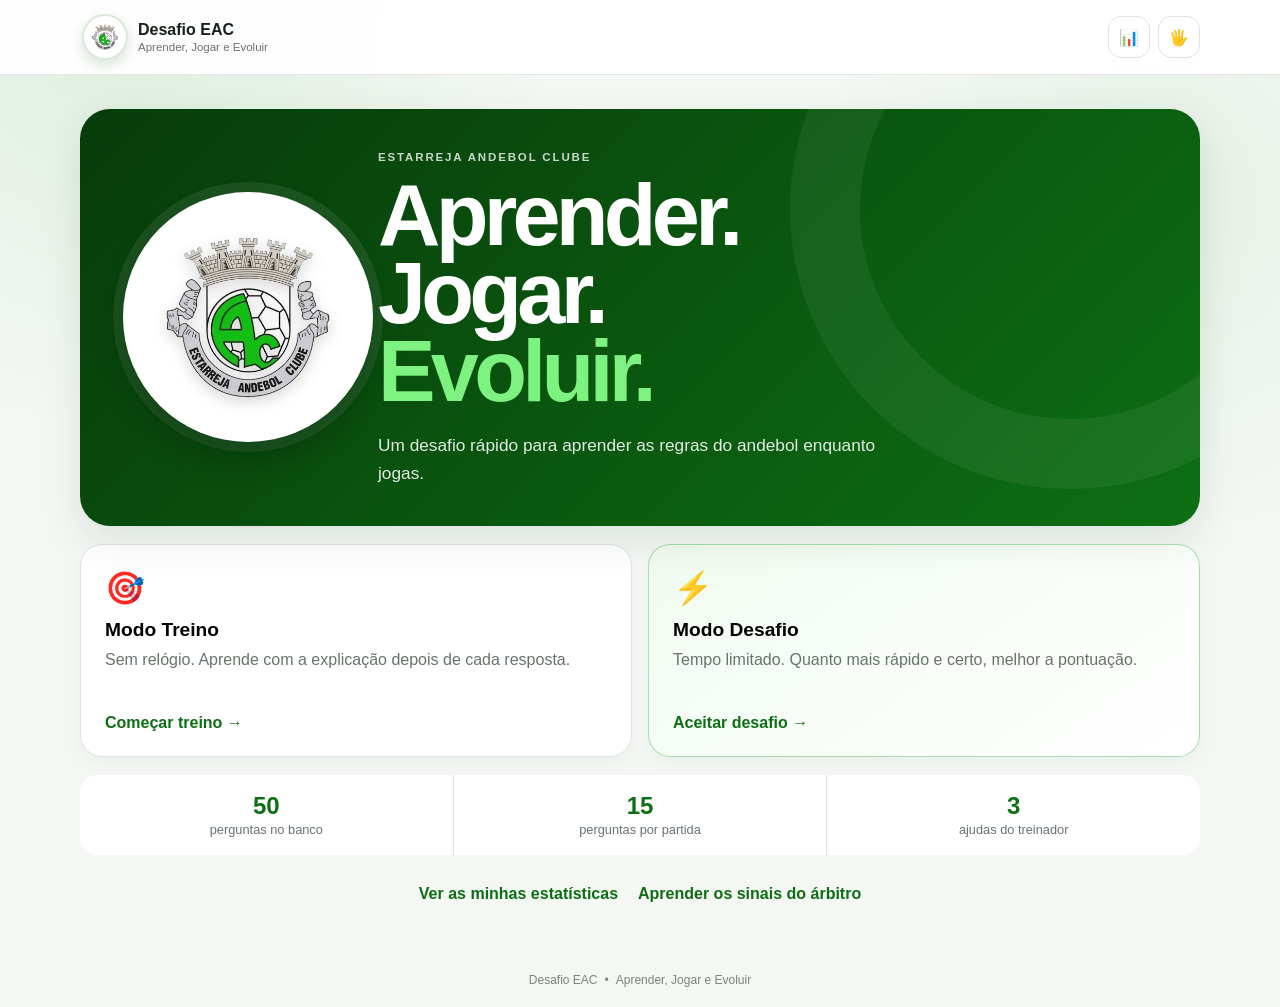
<file: quizz/Quizz/index.html>
<!doctype html>
<html lang="pt-PT">
<head>
  <meta charset="utf-8">
  <meta name="viewport" content="width=device-width, initial-scale=1, viewport-fit=cover">
  <meta name="theme-color" content="#138a17">
  <meta name="description" content="Desafio EAC — Aprender, Jogar e Evoluir. Quiz educativo sobre as regras do andebol.">
  <title>Desafio EAC — Aprender, Jogar e Evoluir</title>
  <link rel="stylesheet" href="styles.css">
</head>
<body>
  <div class="app-shell">
    <header class="topbar">
      <button class="brand" id="brandButton" aria-label="Voltar ao início">
        <img src="assets/emblema-eac.png" alt="Emblema do Estarreja Andebol Clube">
        <span>
          <strong>Desafio EAC</strong>
          <small>Aprender, Jogar e Evoluir</small>
        </span>
      </button>
      <nav class="top-actions" aria-label="Navegação principal">
        <button class="icon-button" id="statsButton" title="Estatísticas" aria-label="Estatísticas">📊</button>
        <button class="icon-button" id="signalsButton" title="Sinais do árbitro" aria-label="Sinais do árbitro">🖐️</button>
      </nav>
    </header>

    <main id="app" tabindex="-1">
      <!-- Início -->
      <section class="screen active" id="homeScreen" aria-labelledby="homeTitle">
        <div class="hero-card">
          <div class="hero-logo-wrap">
            <img class="hero-logo" src="assets/emblema-eac.png" alt="Emblema oficial do Estarreja Andebol Clube">
          </div>
          <div class="hero-copy">
            <span class="eyebrow">ESTARREJA ANDEBOL CLUBE</span>
            <h1 id="homeTitle">Aprender.<br>Jogar.<br><span>Evoluir.</span></h1>
            <p>Um desafio rápido para aprender as regras do andebol enquanto jogas.</p>
          </div>
        </div>

        <div class="mode-grid">
          <button class="mode-card" data-mode="treino">
            <span class="mode-icon">🎯</span>
            <span class="mode-title">Modo Treino</span>
            <span class="mode-text">Sem relógio. Aprende com a explicação depois de cada resposta.</span>
            <span class="mode-cta">Começar treino →</span>
          </button>
          <button class="mode-card accent" data-mode="desafio">
            <span class="mode-icon">⚡</span>
            <span class="mode-title">Modo Desafio</span>
            <span class="mode-text">Tempo limitado. Quanto mais rápido e certo, melhor a pontuação.</span>
            <span class="mode-cta">Aceitar desafio →</span>
          </button>
        </div>

        <div class="quick-info">
          <div><strong>50</strong><span>perguntas no banco</span></div>
          <div><strong>15</strong><span>perguntas por partida</span></div>
          <div><strong>3</strong><span>ajudas do treinador</span></div>
        </div>

        <div class="home-links">
          <button class="text-button" id="homeStats">Ver as minhas estatísticas</button>
          <button class="text-button" id="homeSignals">Aprender os sinais do árbitro</button>
        </div>
      </section>

      <!-- Quiz -->
      <section class="screen" id="quizScreen" aria-labelledby="quizTitle">
        <div class="quiz-head">
          <div>
            <span class="eyebrow" id="modeLabel">MODO TREINO</span>
            <h2 id="quizTitle">Pergunta <span id="questionNumber">1</span> de <span id="questionTotal">15</span></h2>
          </div>
          <div class="quiz-head-actions">
            <div class="timer" id="timerBox" hidden><span>⏱</span> <strong id="timer">20</strong>s</div>
            <button class="help-button" id="coachHelp" title="Eliminar duas respostas erradas">
              <span>🧑‍🏫</span><b>Ajuda do treinador</b><em id="helpCount">3</em>
            </button>
          </div>
        </div>

        <div class="progress-track" aria-hidden="true"><div class="progress-bar" id="progressBar"></div></div>

        <article class="question-card" id="questionCard">
          <div class="question-meta">
            <span class="category-pill" id="categoryPill">Regra</span>
            <span class="question-points" id="pointsLabel">+100 pontos</span>
          </div>
          <h3 id="questionText">Pergunta...</h3>
          <div class="answers" id="answers" role="group" aria-label="Opções de resposta"></div>
          <div class="feedback" id="feedback" hidden>
            <div class="feedback-title" id="feedbackTitle"></div>
            <p id="feedbackText"></p>
            <small id="feedbackRule"></small>
            <button class="next-button" id="nextButton">Continuar →</button>
          </div>
        </article>

        <div class="quiz-footer">
          <button class="quit-button" id="quitButton">Sair do jogo</button>
          <span id="scoreLabel">0 pontos</span>
        </div>
      </section>

      <!-- Resultado -->
      <section class="screen" id="resultScreen" aria-labelledby="resultTitle">
        <div class="result-card">
          <div class="result-medal" id="resultMedal">🏆</div>
          <span class="eyebrow">PARTIDA TERMINADA</span>
          <h2 id="resultTitle">Muito bem!</h2>
          <p id="resultMessage">Cada pergunta é uma oportunidade para aprender.</p>
          <div class="result-score"><strong id="finalScore">0</strong><span>pontos</span></div>
          <div class="result-stats">
            <div><strong id="finalCorrect">0</strong><span>certas</span></div>
            <div><strong id="finalWrong">0</strong><span>erradas</span></div>
            <div><strong id="finalPercent">0%</strong><span>aproveitamento</span></div>
          </div>
          <div class="result-actions">
            <button class="primary-button" id="playAgain">Novo jogo</button>
            <button class="secondary-button" id="resultStats">Ver estatísticas</button>
            <button class="secondary-button" id="resultHome">Voltar ao início</button>
          </div>
        </div>
      </section>

      <!-- Estatísticas -->
      <section class="screen" id="statsScreen" aria-labelledby="statsTitle">
        <div class="section-heading">
          <span class="eyebrow">O TEU PROGRESSO</span>
          <h2 id="statsTitle">Estatísticas</h2>
          <p>Os teus resultados ficam guardados apenas neste dispositivo.</p>
        </div>
        <div class="stats-grid">
          <div class="stat-card"><span>Partidas</span><strong id="statGames">0</strong></div>
          <div class="stat-card"><span>Perguntas</span><strong id="statQuestions">0</strong></div>
          <div class="stat-card"><span>Respostas certas</span><strong id="statCorrect">0</strong></div>
          <div class="stat-card"><span>Aproveitamento</span><strong id="statAccuracy">0%</strong></div>
          <div class="stat-card wide"><span>Melhor pontuação</span><strong id="statBest">0</strong></div>
          <div class="stat-card wide"><span>Ajuda do treinador usada</span><strong id="statHelps">0</strong></div>
        </div>
        <div class="stats-note" id="statsNote">Joga uma partida para começares a construir o teu histórico.</div>
        <button class="secondary-button danger-outline" id="resetStats">Apagar estatísticas deste dispositivo</button>
        <button class="text-button back-button" id="statsHome">← Voltar ao início</button>
      </section>

      <!-- Sinais -->
      <section class="screen" id="signalsScreen" aria-labelledby="signalsTitle">
        <div class="section-heading">
          <span class="eyebrow">ARBITRAGEM</span>
          <h2 id="signalsTitle">Sinais do árbitro</h2>
          <p>Representações educativas dos sinais mais úteis para quem está a jogar. Não são reproduções oficiais dos desenhos da IHF.</p>
        </div>
        <div class="signals-grid" id="signalsGrid"></div>
        <button class="text-button back-button" id="signalsHome">← Voltar ao início</button>
      </section>
    </main>

    <footer class="site-footer">
      <span>Desafio EAC</span><span>•</span><span>Aprender, Jogar e Evoluir</span>
    </footer>
  </div>

  <script src="questions.js"></script>
  <script src="app.js"></script>
</body>
</html>
</file>
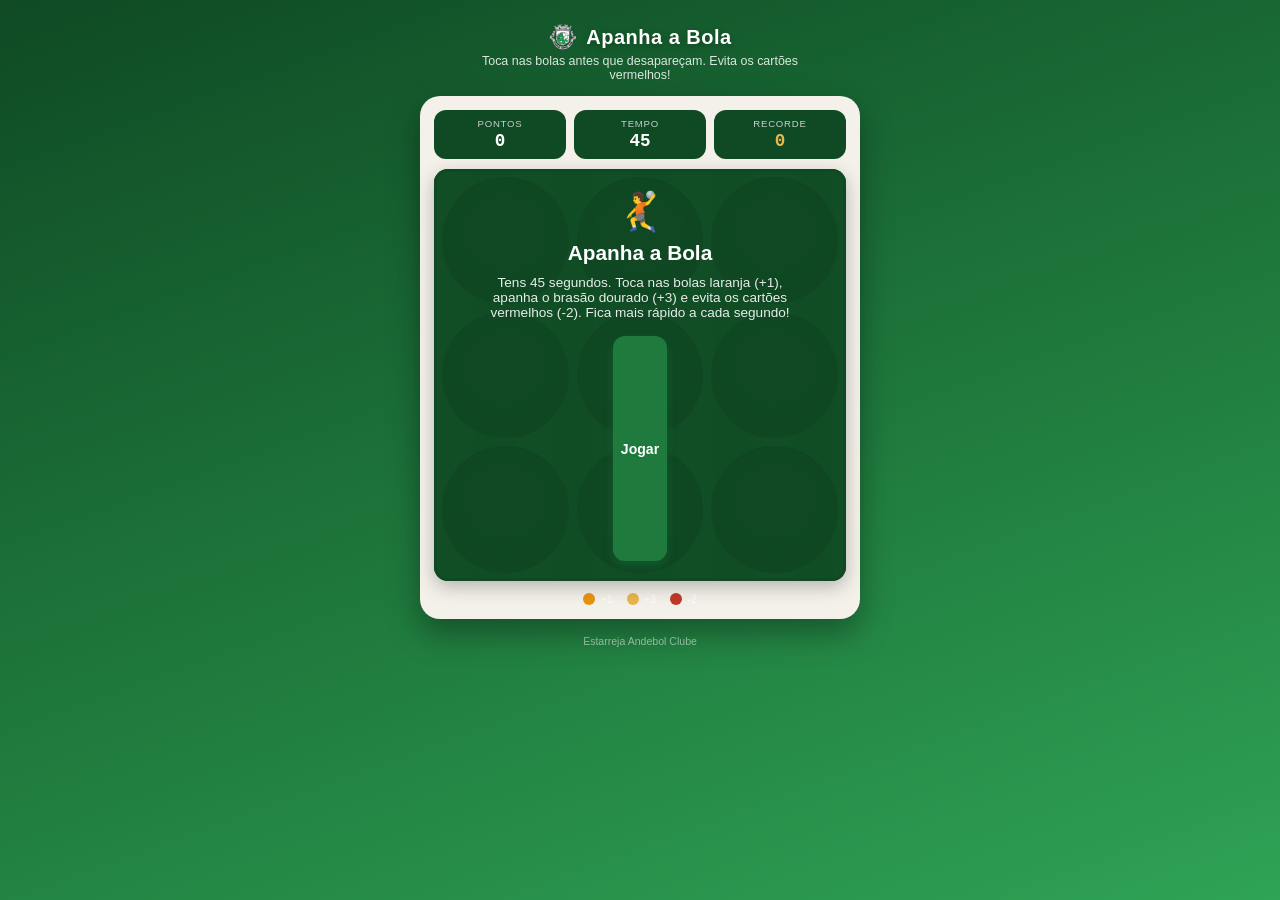
<file: apanha-a-bola.html>
<!DOCTYPE html>
<html lang="pt">
<head>
<meta charset="UTF-8">
<meta name="viewport" content="width=device-width, initial-scale=1.0, maximum-scale=1.0, user-scalable=no">
<title>Apanha a Bola - EAC</title>
<style>
  :root{
    --verde: #1f7a3d;
    --verde-escuro: #0f4a24;
    --verde-claro: #2fa356;
    --creme: #f4f1ea;
    --texto: #1a1a1a;
    --vermelho: #c0392b;
    --dourado: #e8b64c;
  }
  *{ box-sizing: border-box; -webkit-tap-highlight-color: transparent; }
  html,body{
    margin:0; padding:0; height:100%;
    background: linear-gradient(160deg, var(--verde-escuro), var(--verde) 55%, var(--verde-claro));
    font-family: -apple-system, BlinkMacSystemFont, "Segoe UI", Roboto, Helvetica, Arial, sans-serif;
    color: var(--texto);
    overflow-x:hidden;
    -webkit-user-select:none;
    user-select:none;
  }
  .app{
    min-height:100%;
    display:flex;
    flex-direction:column;
    align-items:center;
    padding: 18px 14px 34px;
  }
  h1{
    color:#fff;
    font-size: 1.25rem;
    margin: 4px 0 2px;
    text-align:center;
    letter-spacing:.5px;
    text-shadow: 0 2px 6px rgba(0,0,0,.25);
    display:flex;
    align-items:center;
    justify-content:center;
    gap:8px;
  }
  h1 img{
    width: 30px;
    height: 30px;
    object-fit: contain;
  }
  .subtitle{
    color: rgba(255,255,255,.85);
    font-size:.78rem;
    margin-bottom:14px;
    text-align:center;
    max-width: 380px;
  }
  .card{
    background: var(--creme);
    border-radius: 20px;
    padding: 14px;
    width: 100%;
    max-width: 440px;
    box-shadow: 0 14px 32px rgba(0,0,0,.35);
    position:relative;
  }
  .scoreboard{
    display:flex;
    gap:8px;
    margin-bottom: 10px;
  }
  .stat{
    flex:1;
    background: var(--verde-escuro);
    color:#fff;
    border-radius: 12px;
    padding: 8px 6px;
    text-align:center;
    font-variant-numeric: tabular-nums;
  }
  .stat .label{
    font-size:.6rem;
    text-transform:uppercase;
    letter-spacing:.08em;
    opacity:.75;
    margin-bottom:2px;
  }
  .stat .value{
    font-size:1.1rem;
    font-weight:700;
    font-family: 'Courier New', monospace;
  }
  .stat.record .value{ color: var(--dourado); }

  .field-wrap{
    position:relative;
    width:100%;
    border-radius: 14px;
    overflow:hidden;
    background:
      repeating-linear-gradient(
        90deg,
        #2b8f4c 0px, #2b8f4c 40px,
        #278a48 40px, #278a48 80px
      );
    box-shadow: inset 0 0 0 3px var(--verde-escuro), 0 6px 18px rgba(0,0,0,.25);
    touch-action: manipulation;
  }
  .field{
    position:absolute;
    inset:0;
    display:grid;
    gap: 8px;
    padding: 8px;
  }
  .hole{
    position:relative;
    border-radius: 50%;
    background: radial-gradient(circle at 50% 40%, #0d3d1f, #062314 75%);
    box-shadow: inset 0 4px 10px rgba(0,0,0,.6);
    display:flex;
    align-items:center;
    justify-content:center;
    overflow:hidden;
  }
  .target{
    width: 78%;
    height: 78%;
    border-radius: 50%;
    display:flex;
    align-items:center;
    justify-content:center;
    transform: scale(0);
    opacity:0;
    transition: transform .12s cubic-bezier(.34,1.56,.64,1), opacity .12s ease;
    cursor:pointer;
  }
  .target.show{
    transform: scale(1);
    opacity:1;
  }
  .target.ball{
    background-image: url('[data-uri]');
    background-size: contain;
    background-repeat: no-repeat;
    background-position: center;
    box-shadow: 0 3px 8px rgba(0,0,0,.4);
    position:relative;
  }
  .target.bonus{
    background: radial-gradient(circle, #fff7e0, #f4d78c 70%);
    box-shadow: 0 0 0 3px var(--dourado), 0 3px 10px rgba(0,0,0,.4);
  }
  .target.bonus img{
    width: 72%;
    height: 72%;
    object-fit: contain;
  }
  .target.avoid{
    background: linear-gradient(160deg, #e74c3c, #a5281b);
    box-shadow: 0 3px 8px rgba(0,0,0,.4);
  }
  .target.avoid::before{
    content:'✕';
    color:#fff;
    font-size: 1.6rem;
    font-weight:900;
  }
  .floater{
    position:absolute;
    left:50%; top:30%;
    transform: translate(-50%,0);
    font-weight:800;
    font-size:1rem;
    pointer-events:none;
    animation: floatUp .6s ease-out forwards;
    z-index:5;
    text-shadow: 0 2px 4px rgba(0,0,0,.5);
  }
  @keyframes floatUp{
    0%{ opacity:1; transform: translate(-50%,0); }
    100%{ opacity:0; transform: translate(-50%,-34px); }
  }
  .buttons-row{
    display:flex;
    gap:8px;
    margin-top: 14px;
  }
  .btn{
    flex:1;
    border:none;
    border-radius: 12px;
    padding: 13px 8px;
    font-size:.88rem;
    font-weight:700;
    cursor:pointer;
    color:#fff;
    background: var(--verde);
    box-shadow: 0 4px 10px rgba(31,122,61,.4);
  }
  .btn:active{ transform: scale(.96); }

  .overlay{
    position:absolute;
    inset:0;
    background: rgba(15,74,36,.94);
    border-radius: 14px;
    display:flex;
    flex-direction:column;
    align-items:center;
    justify-content:center;
    text-align:center;
    padding: 20px;
    z-index: 20;
    color:#fff;
  }
  .overlay.hidden{ display:none; }
  .overlay h2{
    margin: 6px 0;
    font-size: 1.3rem;
  }
  .overlay p{
    margin: 4px 0 16px;
    font-size:.85rem;
    opacity:.9;
    max-width: 300px;
  }
  .overlay .emoji{ font-size: 2.4rem; }
  .overlay .btn{
    max-width: 200px;
  }
  .legend{
    display:flex;
    gap:14px;
    justify-content:center;
    margin-top: 12px;
    font-size:.68rem;
    color: rgba(255,255,255,.85);
  }
  .legend span{
    display:flex;
    align-items:center;
    gap:5px;
  }
  .dot{
    width:12px; height:12px;
    border-radius:50%;
    display:inline-block;
  }
  .dot.ball{ background: #e8940f; }
  .dot.bonus{ background: var(--dourado); }
  .dot.avoid{ background: var(--vermelho); }
  footer{
    margin-top: 16px;
    color: rgba(255,255,255,.6);
    font-size:.66rem;
    text-align:center;
  }
</style>
</head>
<body>
<div class="app">
  <h1><img src="[data-uri]" alt="EAC">Apanha a Bola</h1>
  <div class="subtitle">Toca nas bolas antes que desapareçam. Evita os cartões vermelhos!</div>

  <div class="card">
    <div class="scoreboard">
      <div class="stat">
        <div class="label">Pontos</div>
        <div class="value" id="scoreVal">0</div>
      </div>
      <div class="stat">
        <div class="label">Tempo</div>
        <div class="value" id="timeVal">45</div>
      </div>
      <div class="stat record">
        <div class="label">Recorde</div>
        <div class="value" id="bestVal">0</div>
      </div>
    </div>

    <div class="field-wrap">
      <div class="field" id="field"></div>

      <div class="overlay" id="startOverlay">
        <div class="emoji">🤾</div>
        <h2>Apanha a Bola</h2>
        <p>Tens 45 segundos. Toca nas bolas laranja (+1), apanha o brasão dourado (+3) e evita os cartões vermelhos (-2). Fica mais rápido a cada segundo!</p>
        <button class="btn" id="startBtn">Jogar</button>
      </div>

      <div class="overlay hidden" id="endOverlay">
        <div class="emoji">🏆</div>
        <h2>Fim de jogo!</h2>
        <p id="endText">Pontuação: 0</p>
        <button class="btn" id="restartBtn">Jogar novamente</button>
      </div>
    </div>

    <div class="legend">
      <span><span class="dot ball"></span>+1</span>
      <span><span class="dot bonus"></span>+3</span>
      <span><span class="dot avoid"></span>-2</span>
    </div>
  </div>

  <footer>Estarreja Andebol Clube</footer>
</div>

<script>
const ICON = "[data-uri]";

const GRID = 3; // 3x3 holes
const GAME_SECONDS = 45;
const STORAGE_KEY = "eac_apanha_bola_best";

const field = document.getElementById('field');
const scoreVal = document.getElementById('scoreVal');
const timeVal = document.getElementById('timeVal');
const bestVal = document.getElementById('bestVal');
const startOverlay = document.getElementById('startOverlay');
const endOverlay = document.getElementById('endOverlay');
const endText = document.getElementById('endText');
const startBtn = document.getElementById('startBtn');
const restartBtn = document.getElementById('restartBtn');
const fieldWrap = document.querySelector('.field-wrap');

let holes = [];
let state = null;

function loadBest(){
  try{
    const v = parseInt(localStorage.getItem(STORAGE_KEY) || '0', 10);
    return isNaN(v) ? 0 : v;
  }catch(e){ return 0; }
}
function saveBest(v){
  try{ localStorage.setItem(STORAGE_KEY, String(v)); }catch(e){}
}

bestVal.textContent = loadBest();

function fixFieldSize(){
  const w = fieldWrap.getBoundingClientRect().width;
  if(w > 0) fieldWrap.style.height = w + 'px';
}
window.addEventListener('resize', fixFieldSize);
window.addEventListener('orientationchange', fixFieldSize);

function buildHoles(){
  field.style.gridTemplateColumns = `repeat(${GRID}, 1fr)`;
  field.style.gridTemplateRows = `repeat(${GRID}, 1fr)`;
  field.innerHTML = '';
  holes = [];
  for(let i=0;i<GRID*GRID;i++){
    const hole = document.createElement('div');
    hole.className = 'hole';
    hole.dataset.idx = i;
    field.appendChild(hole);
    holes.push({ el: hole, target: null, timeoutId: null });
  }
  fixFieldSize();
  setTimeout(fixFieldSize, 50);
}
buildHoles();

function randomEmptyHole(){
  const empties = holes.filter(h => !h.target);
  if(empties.length === 0) return null;
  return empties[Math.floor(Math.random()*empties.length)];
}

function pickType(){
  const r = Math.random();
  if(r < 0.12) return 'bonus';
  if(r < 0.27) return 'avoid';
  return 'ball';
}

function spawnTarget(){
  if(!state || !state.running) return;
  const hole = randomEmptyHole();
  if(!hole){ scheduleNextSpawn(); return; }

  const type = pickType();
  const el = document.createElement('div');
  el.className = 'target ' + type;
  if(type === 'bonus'){
    const img = document.createElement('img');
    img.src = ICON;
    el.appendChild(img);
  }
  hole.el.appendChild(el);
  hole.target = { type, el };

  requestAnimationFrame(()=>{ el.classList.add('show'); });

  const elapsed = GAME_SECONDS - state.secondsLeft;
  const progress = Math.min(elapsed / GAME_SECONDS, 1);
  const life = Math.max(950 - progress*550, 400); // ms visible, shrinks over time

  const clickHandler = (ev)=>{
    ev.preventDefault();
    resolveTarget(hole, true);
  };
  el.addEventListener('click', clickHandler);
  el.addEventListener('touchend', clickHandler, { passive:false });

  hole.timeoutId = setTimeout(()=>{
    resolveTarget(hole, false);
  }, life);

  scheduleNextSpawn();
}

function scheduleNextSpawn(){
  if(!state || !state.running) return;
  const elapsed = GAME_SECONDS - state.secondsLeft;
  const progress = Math.min(elapsed / GAME_SECONDS, 1);
  const gap = Math.max(750 - progress*450, 260);
  state.spawnTimeoutId = setTimeout(spawnTarget, gap);
}

function resolveTarget(hole, wasTapped){
  if(!hole.target) return;
  const { type, el } = hole.target;
  if(hole.timeoutId){ clearTimeout(hole.timeoutId); hole.timeoutId = null; }

  if(wasTapped){
    let delta = 0;
    let color = '#fff';
    if(type === 'ball'){ delta = 1; color = '#ffd27a'; }
    else if(type === 'bonus'){ delta = 3; color = '#ffe98a'; }
    else if(type === 'avoid'){ delta = -2; color = '#ff8a80'; }

    state.score = Math.max(0, state.score + delta);
    scoreVal.textContent = state.score;

    const floater = document.createElement('div');
    floater.className = 'floater';
    floater.style.color = color;
    floater.textContent = (delta > 0 ? '+' : '') + delta;
    hole.el.appendChild(floater);
    setTimeout(()=>{ floater.remove(); }, 620);
  }

  el.classList.remove('show');
  setTimeout(()=>{ el.remove(); }, 140);
  hole.target = null;
}

function tick(){
  if(!state || !state.running) return;
  state.secondsLeft--;
  timeVal.textContent = state.secondsLeft;
  if(state.secondsLeft <= 0){
    endGame();
  }
}

function startGame(){
  startOverlay.classList.add('hidden');
  endOverlay.classList.add('hidden');
  buildHoles();

  state = {
    running: true,
    score: 0,
    secondsLeft: GAME_SECONDS,
    spawnTimeoutId: null,
    tickIntervalId: null
  };
  scoreVal.textContent = '0';
  timeVal.textContent = GAME_SECONDS;

  state.tickIntervalId = setInterval(tick, 1000);
  spawnTarget();
}

function endGame(){
  if(!state) return;
  state.running = false;
  if(state.tickIntervalId) clearInterval(state.tickIntervalId);
  if(state.spawnTimeoutId) clearTimeout(state.spawnTimeoutId);
  holes.forEach(h=>{
    if(h.timeoutId) clearTimeout(h.timeoutId);
    if(h.target){ h.target.el.remove(); h.target = null; }
  });

  const best = loadBest();
  let msg = `Pontuação: ${state.score}`;
  if(state.score > best){
    saveBest(state.score);
    bestVal.textContent = state.score;
    msg += ' — novo recorde! 🎉';
  } else {
    msg += ` · Recorde: ${best}`;
  }
  endText.textContent = msg;
  endOverlay.classList.remove('hidden');
}

startBtn.addEventListener('click', startGame);
restartBtn.addEventListener('click', startGame);
startBtn.addEventListener('touchend', (e)=>{ e.preventDefault(); startGame(); }, { passive:false });
restartBtn.addEventListener('touchend', (e)=>{ e.preventDefault(); startGame(); }, { passive:false });
</script>
</body>
</html>
</file>
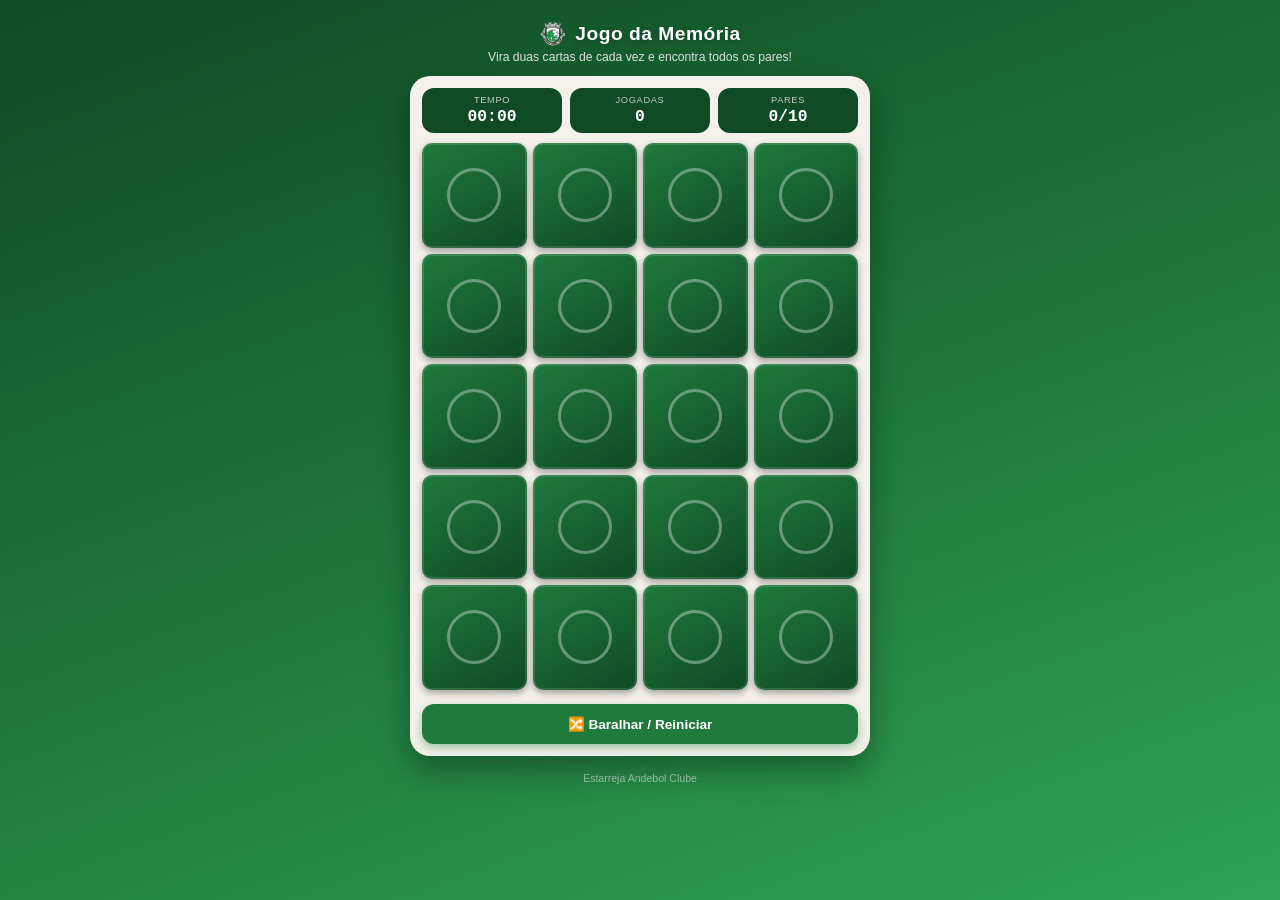
<file: jogo-memoria.html>
<!DOCTYPE html>
<html lang="pt">
<head>
<meta charset="UTF-8">
<meta name="viewport" content="width=device-width, initial-scale=1.0, maximum-scale=1.0, user-scalable=no">
<title>Jogo da Memória - EAC</title>
<style>
  :root{
    --verde: #1f7a3d;
    --verde-escuro: #0f4a24;
    --verde-claro: #2fa356;
    --creme: #f4f1ea;
    --texto: #1a1a1a;
    --dourado: #e8b64c;
  }
  *{ box-sizing: border-box; -webkit-tap-highlight-color: transparent; }
  html,body{
    margin:0; padding:0; height:100%;
    background: linear-gradient(160deg, var(--verde-escuro), var(--verde) 55%, var(--verde-claro));
    font-family: -apple-system, BlinkMacSystemFont, "Segoe UI", Roboto, Helvetica, Arial, sans-serif;
    color: var(--texto);
    overflow-x:hidden;
    -webkit-user-select:none;
    user-select:none;
  }
  .app{
    min-height:100%;
    display:flex;
    flex-direction:column;
    align-items:center;
    padding: 16px 12px 30px;
  }
  h1{
    color:#fff;
    font-size: 1.2rem;
    margin: 4px 0 2px;
    text-align:center;
    letter-spacing:.5px;
    text-shadow: 0 2px 6px rgba(0,0,0,.25);
    display:flex;
    align-items:center;
    justify-content:center;
    gap:8px;
  }
  h1 img{
    width: 28px;
    height: 28px;
    object-fit: contain;
  }
  .subtitle{
    color: rgba(255,255,255,.85);
    font-size:.76rem;
    margin-bottom:12px;
    text-align:center;
    max-width: 380px;
  }
  .card-shell{
    background: var(--creme);
    border-radius: 20px;
    padding: 12px;
    width: 100%;
    max-width: 460px;
    box-shadow: 0 14px 32px rgba(0,0,0,.35);
    position:relative;
  }
  .scoreboard{
    display:flex;
    gap:8px;
    margin-bottom: 10px;
  }
  .stat{
    flex:1;
    background: var(--verde-escuro);
    color:#fff;
    border-radius: 12px;
    padding: 7px 6px;
    text-align:center;
    font-variant-numeric: tabular-nums;
  }
  .stat .label{
    font-size:.58rem;
    text-transform:uppercase;
    letter-spacing:.07em;
    opacity:.75;
    margin-bottom:2px;
  }
  .stat .value{
    font-size:1.02rem;
    font-weight:700;
    font-family: 'Courier New', monospace;
  }

  .board-wrap{
    position:relative;
    width:100%;
  }
  .board{
    display:grid;
    grid-template-columns: repeat(4, 1fr);
    grid-template-rows: repeat(5, 1fr);
    gap: 6px;
    width:100%;
  }
  .cell{
    position:relative;
    width:100%;
    padding-top: 100%; /* square via padding trick, safe on old webviews */
  }
  .card{
    position:absolute;
    inset:0;
    border-radius: 10px;
    cursor:pointer;
    background: linear-gradient(150deg, var(--verde), var(--verde-escuro));
    box-shadow: 0 3px 7px rgba(0,0,0,.35), inset 0 0 0 2px rgba(255,255,255,.12);
    display:flex;
    align-items:center;
    justify-content:center;
    transition: transform .13s ease, box-shadow .13s ease;
    overflow:hidden;
  }
  .card::before{
    content:'';
    width: 46%;
    height: 46%;
    border-radius: 50%;
    border: 3px solid rgba(255,255,255,.35);
  }
  .card.revealed{
    background: #fff;
    box-shadow: 0 3px 7px rgba(0,0,0,.3), inset 0 0 0 2px var(--dourado);
  }
  .card.revealed::before{ display:none; }
  .card.revealed img{
    width: 82%;
    height: 82%;
    object-fit: contain;
  }
  .card.matched{
    background: #fff;
    box-shadow: 0 0 0 3px var(--dourado);
    opacity: .55;
  }
  .card.matched::before{ display:none; }
  .card.pop{
    animation: pop .28s ease;
  }
  @keyframes pop{
    0%{ transform: scale(1); }
    45%{ transform: scale(.88); }
    100%{ transform: scale(1); }
  }
  .card.wrong{
    animation: shake .3s ease;
  }
  @keyframes shake{
    0%,100%{ transform: translateX(0); }
    25%{ transform: translateX(-4px); }
    75%{ transform: translateX(4px); }
  }

  .buttons-row{
    display:flex;
    gap:8px;
    margin-top: 14px;
  }
  .btn{
    flex:1;
    border:none;
    border-radius: 12px;
    padding: 12px 8px;
    font-size:.85rem;
    font-weight:700;
    cursor:pointer;
    color:#fff;
    background: var(--verde);
    box-shadow: 0 4px 10px rgba(31,122,61,.4);
  }
  .btn:active{ transform: scale(.96); }

  .win-overlay{
    position:fixed;
    inset:0;
    background: rgba(15,74,36,.88);
    display:none;
    align-items:center;
    justify-content:center;
    padding: 20px;
    z-index: 50;
  }
  .win-overlay.show{ display:flex; }
  .win-card{
    background:#fff;
    border-radius: 20px;
    padding: 28px 22px;
    max-width: 340px;
    width:100%;
    text-align:center;
    box-shadow: 0 20px 50px rgba(0,0,0,.4);
    animation: winPop .35s ease;
  }
  @keyframes winPop{
    0%{ transform: scale(.7); opacity:0; }
    100%{ transform: scale(1); opacity:1; }
  }
  .win-card h2{
    color: var(--verde-escuro);
    margin: 4px 0 6px;
    font-size:1.25rem;
  }
  .win-card p{
    margin: 4px 0 18px;
    color:#444;
    font-size:.88rem;
  }
  .win-emoji{ font-size: 2.4rem; }
  footer{
    margin-top: 16px;
    color: rgba(255,255,255,.6);
    font-size:.66rem;
    text-align:center;
  }
</style>
</head>
<body>
<div class="app">
  <h1><img src="[data-uri]" alt="EAC">Jogo da Memória</h1>
  <div class="subtitle">Vira duas cartas de cada vez e encontra todos os pares!</div>

  <div class="card-shell">
    <div class="scoreboard">
      <div class="stat">
        <div class="label">Tempo</div>
        <div class="value" id="timeVal">00:00</div>
      </div>
      <div class="stat">
        <div class="label">Jogadas</div>
        <div class="value" id="movesVal">0</div>
      </div>
      <div class="stat">
        <div class="label">Pares</div>
        <div class="value" id="pairsVal">0/10</div>
      </div>
    </div>

    <div class="board-wrap">
      <div class="board" id="board"></div>
    </div>

    <div class="buttons-row">
      <button class="btn" id="shuffleBtn">🔀 Baralhar / Reiniciar</button>
    </div>
  </div>

  <footer>Estarreja Andebol Clube</footer>
</div>

<div class="win-overlay" id="winOverlay">
  <div class="win-card">
    <div class="win-emoji">🏆</div>
    <h2>Muito bem!</h2>
    <p id="winText">Encontraste todos os pares!</p>
    <button class="btn" id="playAgainBtn">Jogar novamente</button>
  </div>
</div>

<script>
const ICONS = {
  mascote: "[data-uri]",
  brasao:  "[data-uri]",
  bola:    "[data-uri]",
  apito:   "[data-uri]",
  trofeu:  "[data-uri]",
  camisola:"[data-uri]",
  cronometro:"[data-uri]",
  estrela: "[data-uri]",
  cartao:  "[data-uri]",
  baliza:  "[data-uri]"
};
const SYMBOLS = Object.keys(ICONS); // 10 symbols -> 20 cards

const boardEl = document.getElementById('board');
const timeVal = document.getElementById('timeVal');
const movesVal = document.getElementById('movesVal');
const pairsVal = document.getElementById('pairsVal');
const winOverlay = document.getElementById('winOverlay');
const winText = document.getElementById('winText');

let state = {
  cards: [],       // array of { symbol, matched, revealed, el }
  revealedIdx: [],
  moves: 0,
  seconds: 0,
  timerId: null,
  started: false,
  busy: false,
  pairsFound: 0
};

function formatTime(s){
  const m = Math.floor(s/60).toString().padStart(2,'0');
  const sec = (s%60).toString().padStart(2,'0');
  return m+":"+sec;
}
function startTimer(){
  stopTimer();
  state.seconds = 0;
  timeVal.textContent = formatTime(0);
  state.timerId = setInterval(()=>{
    state.seconds++;
    timeVal.textContent = formatTime(state.seconds);
  },1000);
}
function stopTimer(){
  if(state.timerId){ clearInterval(state.timerId); state.timerId = null; }
}

function shuffle(arr){
  for(let i=arr.length-1;i>0;i--){
    const j = Math.floor(Math.random()*(i+1));
    [arr[i],arr[j]] = [arr[j],arr[i]];
  }
  return arr;
}

function buildDeck(){
  let deck = [];
  SYMBOLS.forEach(sym=>{
    deck.push(sym);
    deck.push(sym);
  });
  return shuffle(deck);
}

function buildBoard(){
  boardEl.innerHTML = '';
  const deck = buildDeck();
  state.cards = deck.map((symbol)=>({ symbol, matched:false, revealed:false, el:null }));

  state.cards.forEach((cardData, idx)=>{
    const cell = document.createElement('div');
    cell.className = 'cell';
    const card = document.createElement('div');
    card.className = 'card';
    card.dataset.idx = idx;
    cell.appendChild(card);
    boardEl.appendChild(cell);
    cardData.el = card;
  });
}

function renderCard(idx){
  const c = state.cards[idx];
  const el = c.el;
  if(c.matched){
    el.className = 'card matched';
    el.innerHTML = `<img src="${ICONS[c.symbol]}" alt="">`;
  } else if(c.revealed){
    el.className = 'card revealed';
    el.innerHTML = `<img src="${ICONS[c.symbol]}" alt="">`;
  } else {
    el.className = 'card';
    el.innerHTML = '';
  }
}

function renderAll(){
  state.cards.forEach((_, idx)=> renderCard(idx));
}

function tryReveal(idx){
  if(state.busy) return;
  const c = state.cards[idx];
  if(!c || c.matched || c.revealed) return;

  if(!state.started){
    state.started = true;
    startTimer();
  }

  c.revealed = true;
  renderCard(idx);
  c.el.classList.add('pop');
  state.revealedIdx.push(idx);

  if(state.revealedIdx.length === 2){
    state.busy = true;
    state.moves++;
    movesVal.textContent = state.moves;

    const [i1, i2] = state.revealedIdx;
    const c1 = state.cards[i1], c2 = state.cards[i2];

    if(c1.symbol === c2.symbol){
      setTimeout(()=>{
        c1.matched = true; c2.matched = true;
        renderCard(i1); renderCard(i2);
        state.pairsFound++;
        pairsVal.textContent = state.pairsFound + '/10';
        state.revealedIdx = [];
        state.busy = false;
        if(state.pairsFound === SYMBOLS.length){
          finishGame();
        }
      }, 260);
    } else {
      c1.el.classList.add('wrong');
      c2.el.classList.add('wrong');
      setTimeout(()=>{
        c1.revealed = false; c2.revealed = false;
        renderCard(i1); renderCard(i2);
        state.revealedIdx = [];
        state.busy = false;
      }, 700);
    }
  }
}

function finishGame(){
  stopTimer();
  winText.textContent = `Tempo: ${formatTime(state.seconds)} · Jogadas: ${state.moves}`;
  setTimeout(()=>{ winOverlay.classList.add('show'); }, 300);
}

let lastTouchTime = 0;
function handleActivate(e){
  const card = e.target.closest('.card');
  if(!card) return;
  tryReveal(parseInt(card.dataset.idx,10));
}
boardEl.addEventListener('click', (e)=>{
  if(Date.now() - lastTouchTime < 500) return;
  handleActivate(e);
});
boardEl.addEventListener('touchend', (e)=>{
  lastTouchTime = Date.now();
  const touch = e.changedTouches && e.changedTouches[0];
  if(!touch) return;
  const el = document.elementFromPoint(touch.clientX, touch.clientY);
  if(!el) return;
  const card = el.closest('.card');
  if(!card) return;
  e.preventDefault();
  tryReveal(parseInt(card.dataset.idx,10));
}, { passive:false });

function newGame(){
  stopTimer();
  state.moves = 0;
  state.seconds = 0;
  state.started = false;
  state.busy = false;
  state.pairsFound = 0;
  state.revealedIdx = [];
  movesVal.textContent = '0';
  timeVal.textContent = '00:00';
  pairsVal.textContent = '0/10';
  winOverlay.classList.remove('show');
  buildBoard();
  renderAll();
}

document.getElementById('shuffleBtn').addEventListener('click', newGame);
document.getElementById('playAgainBtn').addEventListener('click', newGame);

newGame();
</script>
</body>
</html>
</file>
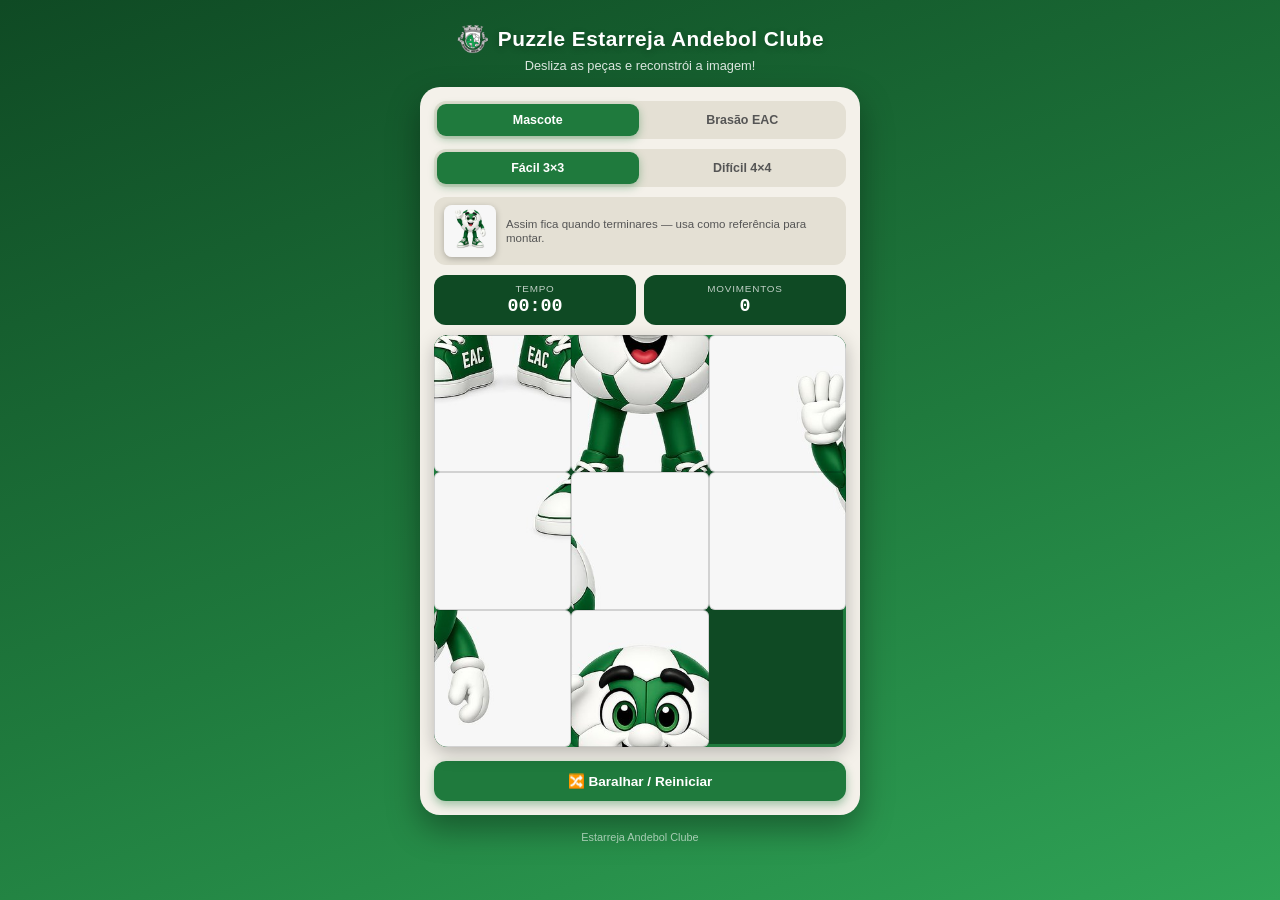
<file: puzzle-eac (2).html>
<!DOCTYPE html>
<html lang="pt">
<head>
<meta charset="UTF-8">
<meta name="viewport" content="width=device-width, initial-scale=1.0, maximum-scale=1.0, user-scalable=no">
<title>Puzzle EAC</title>
<style>
  :root{
    --verde: #1f7a3d;
    --verde-escuro: #0f4a24;
    --verde-claro: #2fa356;
    --creme: #f4f1ea;
    --texto: #1a1a1a;
  }
  *{ box-sizing: border-box; -webkit-tap-highlight-color: transparent; }
  html,body{
    margin:0; padding:0; height:100%;
    background: linear-gradient(160deg, var(--verde-escuro), var(--verde) 55%, var(--verde-claro));
    font-family: -apple-system, BlinkMacSystemFont, "Segoe UI", Roboto, Helvetica, Arial, sans-serif;
    color: var(--texto);
    overflow-x:hidden;
  }
  .app{
    min-height:100%;
    display:flex;
    flex-direction:column;
    align-items:center;
    padding: 18px 14px 34px;
  }
  h1{
    color:#fff;
    font-size: 1.3rem;
    margin: 4px 0 2px;
    text-align:center;
    letter-spacing:.5px;
    text-shadow: 0 2px 6px rgba(0,0,0,.25);
    display:flex;
    align-items:center;
    justify-content:center;
    gap:8px;
  }
  h1 img{
    width: 34px;
    height: 34px;
    object-fit: contain;
    vertical-align: middle;
  }
  .subtitle{
    color: rgba(255,255,255,.85);
    font-size:.8rem;
    margin-bottom:14px;
    text-align:center;
  }
  .card{
    background: var(--creme);
    border-radius: 20px;
    padding: 14px;
    width: 100%;
    max-width: 440px;
    box-shadow: 0 14px 32px rgba(0,0,0,.35);
  }
  .controls-row{
    display:flex;
    gap:8px;
    margin-bottom:10px;
  }
  .seg{
    flex:1;
    display:flex;
    background:#e4e0d4;
    border-radius: 12px;
    padding: 3px;
    gap:3px;
  }
  .seg button{
    flex:1;
    border:none;
    background:transparent;
    padding: 9px 4px;
    border-radius: 9px;
    font-size:.78rem;
    font-weight:600;
    color:#555;
    cursor:pointer;
  }
  .seg button.active{
    background: var(--verde);
    color:#fff;
    box-shadow: 0 3px 8px rgba(31,122,61,.4);
  }
  .ref-box{
    display:flex;
    align-items:center;
    gap:10px;
    background:#e4e0d4;
    border-radius: 12px;
    padding: 8px 10px;
    margin-bottom: 10px;
  }
  .ref-box img{
    width: 52px;
    height: 52px;
    object-fit: cover;
    border-radius: 8px;
    box-shadow: 0 2px 6px rgba(0,0,0,.25);
    flex-shrink:0;
  }
  .ref-box span{
    font-size:.72rem;
    color:#555;
    line-height:1.25;
  }
  .scoreboard{
    display:flex;
    gap:8px;
    margin: 10px 0;
  }
  .stat{
    flex:1;
    background: var(--verde-escuro);
    color:#fff;
    border-radius: 12px;
    padding: 8px 6px;
    text-align:center;
    font-variant-numeric: tabular-nums;
  }
  .stat .label{
    font-size:.62rem;
    text-transform:uppercase;
    letter-spacing:.08em;
    opacity:.75;
    margin-bottom:2px;
  }
  .stat .value{
    font-size:1.15rem;
    font-weight:700;
    font-family: 'Courier New', monospace;
  }
  .board-wrap{
    position:relative;
    width:100%;
    /* aspect-ratio as a modern fallback; JS also forces height=width for old webviews */
    aspect-ratio: 1 / 1;
    border-radius: 14px;
    overflow:hidden;
    background: #0f4a24;
    box-shadow: inset 0 0 0 3px var(--verde), 0 6px 18px rgba(0,0,0,.25);
    -ms-touch-action: manipulation;
    touch-action: manipulation;
    -webkit-user-select:none;
    user-select:none;
  }
  .board{
    position:absolute;
    inset:0;
    display:grid;
  }
  .tile{
    position:relative;
    background-size: cover;
    border-radius: 6px;
    box-shadow: inset 0 0 0 1px rgba(0,0,0,.15);
    cursor:pointer;
    transition: transform .16s ease;
    overflow:hidden;
  }
  .tile.empty{
    visibility:hidden;
  }
  .tile .num{ display:none; }
  .buttons-row{
    display:flex;
    gap:8px;
    margin-top: 14px;
  }
  .btn{
    flex:1;
    border:none;
    border-radius: 12px;
    padding: 12px 8px;
    font-size:.85rem;
    font-weight:700;
    cursor:pointer;
    color:#fff;
    background: var(--verde);
    box-shadow: 0 4px 10px rgba(31,122,61,.4);
    display:flex;
    align-items:center;
    justify-content:center;
    gap:6px;
  }
  .btn.secondary{
    background:#555;
    box-shadow: 0 4px 10px rgba(0,0,0,.25);
  }
  .btn:active{ transform: scale(.96); }
  .win-overlay{
    position:fixed;
    inset:0;
    background: rgba(15,74,36,.88);
    display:none;
    align-items:center;
    justify-content:center;
    padding: 20px;
    z-index: 50;
  }
  .win-overlay.show{ display:flex; }
  .win-card{
    background:#fff;
    border-radius: 20px;
    padding: 28px 22px;
    max-width: 340px;
    width:100%;
    text-align:center;
    box-shadow: 0 20px 50px rgba(0,0,0,.4);
    animation: pop .35s ease;
  }
  @keyframes pop{
    0%{ transform: scale(.7); opacity:0; }
    100%{ transform: scale(1); opacity:1; }
  }
  .win-card h2{
    color: var(--verde-escuro);
    margin: 4px 0 6px;
    font-size:1.3rem;
  }
  .win-card p{
    margin: 4px 0 18px;
    color:#444;
    font-size:.9rem;
  }
  .win-emoji{ font-size: 2.6rem; }
  footer{
    margin-top: 16px;
    color: rgba(255,255,255,.6);
    font-size:.68rem;
    text-align:center;
  }
</style>
</head>
<body>
<div class="app">
  <h1><img src="[data-uri]" alt="EAC">Puzzle Estarreja Andebol Clube</h1>
  <div class="subtitle">Desliza as peças e reconstrói a imagem!</div>

  <noscript>
    <div style="background:#fff3cd;color:#664d03;padding:14px;border-radius:12px;max-width:440px;margin-bottom:10px;font-size:.85rem;text-align:center;">
      ⚠️ Este jogo precisa de JavaScript. Se estás a ver esta mensagem, o teu navegador não o executou — tenta abrir este ficheiro no Chrome ou Safari (não na pré-visualização do WhatsApp).
    </div>
  </noscript>

  <div class="card">
    <div class="controls-row">
      <div class="seg" id="imgSeg">
        <button data-img="mascote" class="active">Mascote</button>
        <button data-img="eac">Brasão EAC</button>
      </div>
    </div>
    <div class="controls-row">
      <div class="seg" id="diffSeg">
        <button data-size="3" class="active">Fácil 3×3</button>
        <button data-size="4">Difícil 4×4</button>
      </div>
    </div>

    <div class="ref-box">
      <img id="refImg" src="" alt="Imagem de referência">
      <span>Assim fica quando terminares — usa como referência para montar.</span>
    </div>

    <div class="scoreboard">
      <div class="stat">
        <div class="label">Tempo</div>
        <div class="value" id="timeVal">00:00</div>
      </div>
      <div class="stat">
        <div class="label">Movimentos</div>
        <div class="value" id="movesVal">0</div>
      </div>
    </div>

    <div class="board-wrap">
      <div class="board" id="board"></div>
    </div>

    <div class="buttons-row">
      <button class="btn" id="shuffleBtn">🔀 Baralhar / Reiniciar</button>
    </div>
  </div>

  <footer>Estarreja Andebol Clube</footer>
</div>

<div class="win-overlay" id="winOverlay">
  <div class="win-card">
    <div class="win-emoji">🏆</div>
    <h2>Parabéns!</h2>
    <p id="winText">Completaste o puzzle!</p>
    <button class="btn" id="playAgainBtn">Jogar novamente</button>
  </div>
</div>

<script>
const IMAGES = {
  mascote: "[data-uri]",
  eac: "[data-uri]"
};

let state = {
  size: 3,
  image: 'mascote',
  tiles: [],       // tiles[position] = tile number (0 = empty), length size*size
  moves: 0,
  seconds: 0,
  timerId: null,
  started: false,
  won: false
};

const boardEl = document.getElementById('board');
const timeVal = document.getElementById('timeVal');
const movesVal = document.getElementById('movesVal');
const winOverlay = document.getElementById('winOverlay');
const winText = document.getElementById('winText');

function formatTime(s){
  const m = Math.floor(s/60).toString().padStart(2,'0');
  const sec = (s%60).toString().padStart(2,'0');
  return m+":"+sec;
}

function startTimer(){
  stopTimer();
  state.seconds = 0;
  timeVal.textContent = formatTime(0);
  state.timerId = setInterval(()=>{
    state.seconds++;
    timeVal.textContent = formatTime(state.seconds);
  },1000);
}
function stopTimer(){
  if(state.timerId){ clearInterval(state.timerId); state.timerId = null; }
}

function solvedArray(n){
  const arr = [];
  for(let i=1;i<n*n;i++) arr.push(i);
  arr.push(0);
  return arr;
}

// Build a solved board, then perform many random valid slide-moves
// from the empty tile so the puzzle is always solvable.
function shuffleFromSolved(n, movesCount){
  const arr = solvedArray(n);
  let emptyIdx = arr.length - 1;
  let lastMove = -1;
  for(let i=0;i<movesCount;i++){
    const r = Math.floor(emptyIdx / n);
    const c = emptyIdx % n;
    const neighbors = [];
    if(r>0) neighbors.push(emptyIdx - n);
    if(r<n-1) neighbors.push(emptyIdx + n);
    if(c>0) neighbors.push(emptyIdx - 1);
    if(c<n-1) neighbors.push(emptyIdx + 1);
    // avoid immediately undoing the previous move when possible
    let options = neighbors.filter(x => x !== lastMove);
    if(options.length === 0) options = neighbors;
    const pick = options[Math.floor(Math.random()*options.length)];
    arr[emptyIdx] = arr[pick];
    arr[pick] = 0;
    lastMove = emptyIdx;
    emptyIdx = pick;
  }
  return arr;
}

const boardWrap = document.querySelector('.board-wrap');
const refImg = document.getElementById('refImg');

// Force the board wrapper to be a perfect square via JS, since some
// older mobile webviews (common inside chat apps) do not support the
// CSS aspect-ratio property, which would otherwise leave the board
// at 0 height, hidden and unclickable.
function fixBoardSize(){
  const w = boardWrap.getBoundingClientRect().width;
  if(w > 0){
    boardWrap.style.height = w + 'px';
  }
}
window.addEventListener('resize', fixBoardSize);
window.addEventListener('orientationchange', fixBoardSize);

function buildBoard(){
  const n = state.size;
  boardEl.style.gridTemplateColumns = `repeat(${n}, 1fr)`;
  boardEl.style.gridTemplateRows = `repeat(${n}, 1fr)`;
  boardEl.innerHTML = '';

  fixBoardSize();

  for(let pos=0; pos<n*n; pos++){
    const tileEl = document.createElement('div');
    tileEl.className = 'tile';
    tileEl.dataset.pos = pos;
    boardEl.appendChild(tileEl);
  }
  renderTiles();
  // run again after layout settles (fonts/images can shift width on first paint)
  setTimeout(fixBoardSize, 50);
  setTimeout(fixBoardSize, 300);
}

function renderTiles(){
  const n = state.size;
  const cells = boardEl.children;
  const imgUrl = IMAGES[state.image];
  refImg.src = imgUrl;

  for(let pos=0; pos<n*n; pos++){
    const val = state.tiles[pos];
    const cell = cells[pos];
    if(val === 0){
      cell.className = 'tile empty';
      cell.style.backgroundImage = '';
      cell.innerHTML = '';
    } else {
      cell.className = 'tile';
      const r = Math.floor((val-1)/n);
      const c = (val-1)%n;
      const pct = 100/(n-1);
      cell.style.backgroundImage = `url('${imgUrl}')`;
      cell.style.backgroundSize = `${n*100}% ${n*100}%`;
      cell.style.backgroundPosition = `${c*pct}% ${r*pct}%`;
      cell.innerHTML = '';
    }
  }
}

function isSolved(){
  const target = solvedArray(state.size);
  for(let i=0;i<target.length;i++){
    if(state.tiles[i] !== target[i]) return false;
  }
  return true;
}

function tryMove(pos){
  if(state.won) return;
  const n = state.size;
  const emptyIdx = state.tiles.indexOf(0);
  const r1 = Math.floor(pos/n), c1 = pos%n;
  const r2 = Math.floor(emptyIdx/n), c2 = emptyIdx%n;
  const adjacent = (Math.abs(r1-r2)+Math.abs(c1-c2)) === 1;
  if(!adjacent) return;

  if(!state.started){
    state.started = true;
    startTimer();
  }

  state.tiles[emptyIdx] = state.tiles[pos];
  state.tiles[pos] = 0;
  state.moves++;
  movesVal.textContent = state.moves;
  renderTiles();

  if(isSolved()){
    state.won = true;
    stopTimer();
    winText.textContent = `Tempo: ${formatTime(state.seconds)} · Movimentos: ${state.moves}`;
    setTimeout(()=>{ winOverlay.classList.add('show'); }, 250);
  }
}

let lastTouchTime = 0;

function handleTileActivate(e){
  const tile = e.target.closest('.tile');
  if(!tile) return;
  tryMove(parseInt(tile.dataset.pos,10));
}

// Standard click covers most modern browsers.
boardEl.addEventListener('click', (e)=>{
  // avoid double-firing right after a touchend on older webviews
  if(Date.now() - lastTouchTime < 500) return;
  handleTileActivate(e);
});

// Explicit touchend fallback for older/embedded webviews where the
// synthetic click event after a tap is unreliable.
boardEl.addEventListener('touchend', (e)=>{
  lastTouchTime = Date.now();
  const touch = e.changedTouches && e.changedTouches[0];
  if(!touch) return;
  const el = document.elementFromPoint(touch.clientX, touch.clientY);
  if(!el) return;
  const tile = el.closest('.tile');
  if(!tile) return;
  e.preventDefault();
  tryMove(parseInt(tile.dataset.pos,10));
}, { passive:false });

function newGame(){
  stopTimer();
  state.moves = 0;
  state.seconds = 0;
  state.started = false;
  state.won = false;
  movesVal.textContent = '0';
  timeVal.textContent = '00:00';
  winOverlay.classList.remove('show');

  const n = state.size;
  const shuffleMoves = n === 3 ? 80 : 140;
  state.tiles = shuffleFromSolved(n, shuffleMoves);

  // Guard: never start on an already-solved shuffle
  if(isSolved()){
    state.tiles = shuffleFromSolved(n, shuffleMoves + 20);
  }

  buildBoard();
}

document.getElementById('imgSeg').addEventListener('click', (e)=>{
  const btn = e.target.closest('button');
  if(!btn) return;
  document.querySelectorAll('#imgSeg button').forEach(b=>b.classList.remove('active'));
  btn.classList.add('active');
  state.image = btn.dataset.img;
  renderTiles();
});

document.getElementById('diffSeg').addEventListener('click', (e)=>{
  const btn = e.target.closest('button');
  if(!btn) return;
  document.querySelectorAll('#diffSeg button').forEach(b=>b.classList.remove('active'));
  btn.classList.add('active');
  state.size = parseInt(btn.dataset.size,10);
  newGame();
});

document.getElementById('shuffleBtn').addEventListener('click', newGame);
document.getElementById('playAgainBtn').addEventListener('click', newGame);

newGame();
</script>
</body>
</html>
</file>
<file: quizz/Quizz/styles.css>
:root {
  --green: #16a31c;
  --green-dark: #0d6f13;
  --green-deep: #073b0b;
  --green-soft: #eaf7eb;
  --ink: #172018;
  --muted: #68736a;
  --line: #dce5dd;
  --surface: #ffffff;
  --bg: #f4f7f4;
  --danger: #c62828;
  --gold: #c68a00;
  --shadow: 0 14px 40px rgba(10, 45, 15, .10);
  --radius: 22px;
}

* { box-sizing: border-box; }
html { scroll-behavior: smooth; }
body {
  margin: 0;
  min-height: 100vh;
  font-family: Inter, ui-sans-serif, -apple-system, BlinkMacSystemFont, "Segoe UI", sans-serif;
  color: var(--ink);
  background:
    radial-gradient(circle at 10% 0%, rgba(22,163,28,.10), transparent 28%),
    radial-gradient(circle at 90% 20%, rgba(22,163,28,.07), transparent 24%),
    var(--bg);
}
button { font: inherit; }
button:focus-visible { outline: 3px solid rgba(22,163,28,.35); outline-offset: 3px; }

.app-shell { min-height: 100vh; display: flex; flex-direction: column; }
.topbar {
  position: sticky; top: 0; z-index: 20;
  display: flex; align-items: center; justify-content: space-between;
  padding: 12px max(18px, calc((100vw - 1120px) / 2));
  background: rgba(255,255,255,.92); backdrop-filter: blur(16px);
  border-bottom: 1px solid rgba(220,229,221,.85);
}
.brand { border: 0; background: transparent; display: flex; align-items: center; gap: 10px; cursor: pointer; color: var(--ink); text-align: left; padding: 2px; }
.brand img { width: 45px; height: 45px; object-fit: contain; }
.brand strong { display: block; font-size: 1rem; }
.brand small { display: block; color: var(--muted); font-size: .72rem; margin-top: 2px; }
.top-actions { display: flex; gap: 8px; }
.icon-button { width: 42px; height: 42px; border: 1px solid var(--line); background: white; border-radius: 13px; cursor: pointer; }
.icon-button:hover { border-color: var(--green); transform: translateY(-1px); }

main { width: min(100% - 28px, 1120px); margin: 0 auto; flex: 1; padding: 34px 0 42px; }
.screen { display: none; animation: enter .28s ease both; }
.screen.active { display: block; }
@keyframes enter { from { opacity: 0; transform: translateY(7px); } to { opacity: 1; transform: none; } }

.hero-card {
  position: relative; overflow: hidden; display: grid; grid-template-columns: 260px 1fr; align-items: center;
  min-height: 360px; padding: 38px; border-radius: 30px;
  background: linear-gradient(135deg, var(--green-deep), var(--green-dark)); color: white; box-shadow: var(--shadow);
}
.hero-card::after { content: ""; position: absolute; width: 420px; height: 420px; border: 70px solid rgba(255,255,255,.06); border-radius: 50%; right: -150px; top: -180px; }
.hero-logo-wrap {
  width: 250px;
  height: 250px;
  display: grid;
  place-items: center;
  position: relative;
  z-index: 1;
}

.hero-logo {
  width: 205px;
  height: 205px;
  object-fit: contain;
  filter: drop-shadow(0 6px 8px rgba(0,0,0,.14));
}
.hero-copy { position: relative; z-index: 1; max-width: 650px; }
.eyebrow { display: inline-block; font-size: .72rem; letter-spacing: .16em; font-weight: 800; opacity: .78; }
h1,h2,h3,p { margin-top: 0; }
h1 { font-size: clamp(3rem, 7vw, 5.4rem); line-height: .9; margin: 12px 0 22px; letter-spacing: -.055em; }
h1 span { color: #7df281; }
.hero-copy p { font-size: 1.08rem; line-height: 1.6; max-width: 540px; opacity: .88; margin: 0; }

.mode-grid { display: grid; grid-template-columns: 1fr 1fr; gap: 16px; margin-top: 18px; }
.mode-card { text-align: left; border: 1px solid var(--line); background: var(--surface); border-radius: var(--radius); padding: 24px; cursor: pointer; box-shadow: 0 6px 18px rgba(10,45,15,.04); transition: .2s ease; }
.mode-card:hover { transform: translateY(-3px); border-color: rgba(22,163,28,.45); box-shadow: var(--shadow); }
.mode-card.accent { background: linear-gradient(145deg, #f1fbf1, #fff); border-color: rgba(22,163,28,.35); }
.mode-icon { display: block; font-size: 2rem; margin-bottom: 12px; }
.mode-title { display: block; font-size: 1.2rem; font-weight: 850; margin-bottom: 7px; }
.mode-text { display: block; color: var(--muted); line-height: 1.5; min-height: 48px; }
.mode-cta { display: block; margin-top: 18px; color: var(--green-dark); font-weight: 800; }
.quick-info { display: grid; grid-template-columns: repeat(3,1fr); gap: 1px; margin: 18px 0 0; background: var(--line); border-radius: 16px; overflow: hidden; }
.quick-info div { background: white; padding: 17px; text-align: center; }
.quick-info strong { display: block; font-size: 1.5rem; color: var(--green-dark); }
.quick-info span { color: var(--muted); font-size: .8rem; }
.home-links { display: flex; gap: 20px; justify-content: center; flex-wrap: wrap; padding: 22px 0 0; }
.text-button { border: 0; background: transparent; color: var(--green-dark); font-weight: 800; cursor: pointer; padding: 8px 0; }
.text-button:hover { text-decoration: underline; }

.quiz-head { display: flex; justify-content: space-between; align-items: center; gap: 18px; margin-bottom: 12px; }
.quiz-head h2 { margin: 5px 0 0; font-size: clamp(1.45rem, 4vw, 2rem); letter-spacing: -.03em; }
.quiz-head-actions { display: flex; align-items: center; gap: 9px; }
.timer { padding: 10px 13px; background: #fff7df; color: #795400; border: 1px solid #f0d58d; border-radius: 13px; font-weight: 800; }
.timer.warning { background: #fff0f0; color: var(--danger); border-color: #f0b8b8; animation: pulse .8s infinite alternate; }
@keyframes pulse { to { transform: scale(1.03); } }
.help-button { display: flex; align-items: center; gap: 7px; border: 1px solid var(--line); background: white; border-radius: 13px; padding: 9px 12px; cursor: pointer; color: var(--ink); }
.help-button:hover:not(:disabled) { border-color: var(--green); }
.help-button em { font-style: normal; display: grid; place-items: center; min-width: 23px; height: 23px; border-radius: 50%; background: var(--green); color: white; font-size: .78rem; }
.help-button:disabled { opacity: .5; cursor: not-allowed; }
.progress-track { height: 9px; background: #dfe8df; border-radius: 999px; overflow: hidden; margin-bottom: 18px; }
.progress-bar { width: 0; height: 100%; background: linear-gradient(90deg, var(--green-dark), var(--green)); border-radius: inherit; transition: width .25s ease; }
.question-card { background: white; border: 1px solid var(--line); border-radius: 26px; padding: clamp(20px, 4vw, 34px); box-shadow: var(--shadow); }
.question-meta { display: flex; justify-content: space-between; gap: 12px; align-items: center; margin-bottom: 18px; }
.category-pill { background: var(--green-soft); color: var(--green-dark); font-size: .74rem; font-weight: 850; padding: 7px 10px; border-radius: 999px; }
.question-points { color: var(--muted); font-size: .82rem; font-weight: 750; }
.question-card h3 { font-size: clamp(1.35rem, 3.3vw, 2.05rem); line-height: 1.25; letter-spacing: -.025em; max-width: 900px; margin-bottom: 22px; }
.answers { display: grid; grid-template-columns: 1fr 1fr; gap: 12px; }
.answer-button { position: relative; min-height: 68px; text-align: left; border: 2px solid #e2e9e2; background: #fbfcfb; border-radius: 16px; padding: 15px 16px 15px 51px; cursor: pointer; color: var(--ink); transition: .16s ease; }
.answer-button:hover:not(:disabled) { border-color: var(--green); background: var(--green-soft); transform: translateY(-1px); }
.answer-letter { position: absolute; left: 15px; top: 50%; transform: translateY(-50%); width: 26px; height: 26px; display: grid; place-items: center; border-radius: 50%; background: #e7eee7; color: #455248; font-weight: 850; font-size: .78rem; }
.answer-button.correct { border-color: #1a9b38; background: #edf9ef; }
.answer-button.correct .answer-letter { background: #1a9b38; color: white; }
.answer-button.wrong { border-color: #d94b4b; background: #fff1f1; }
.answer-button.wrong .answer-letter { background: #d94b4b; color: white; }
.answer-button.eliminated { opacity: .28; text-decoration: line-through; pointer-events: none; }
.answer-button:disabled { cursor: default; }
.feedback { margin-top: 20px; border-radius: 17px; padding: 17px; background: #f4f8f4; border: 1px solid var(--line); }
.feedback-title { font-weight: 900; margin-bottom: 5px; }
.feedback.correct .feedback-title { color: #177d2d; }
.feedback.wrong .feedback-title { color: var(--danger); }
.feedback p { color: #465148; line-height: 1.55; margin-bottom: 7px; }
.feedback small { color: var(--muted); font-weight: 700; }
.next-button { display: block; width: 100%; margin-top: 15px; border: 0; background: var(--green-dark); color: white; padding: 13px 16px; border-radius: 13px; font-weight: 850; cursor: pointer; }
.quiz-footer { display: flex; justify-content: space-between; align-items: center; padding: 15px 2px; color: var(--muted); font-size: .85rem; }
.quit-button { border: 0; background: transparent; color: var(--danger); cursor: pointer; font-weight: 750; }

.result-card { max-width: 690px; margin: 25px auto; background: white; border: 1px solid var(--line); border-radius: 30px; padding: clamp(28px, 6vw, 54px); text-align: center; box-shadow: var(--shadow); }
.result-medal { font-size: 4rem; margin-bottom: 10px; }
.result-card h2 { font-size: clamp(2rem, 6vw, 3.2rem); margin: 10px 0 7px; letter-spacing: -.04em; }
.result-card p { color: var(--muted); line-height: 1.5; }
.result-score { margin: 22px 0; }
.result-score strong { display: block; font-size: 4rem; line-height: 1; color: var(--green-dark); letter-spacing: -.05em; }
.result-score span { color: var(--muted); font-weight: 750; }
.result-stats { display: grid; grid-template-columns: repeat(3,1fr); gap: 10px; margin: 20px 0 26px; }
.result-stats div { background: var(--bg); border-radius: 15px; padding: 13px; }
.result-stats strong { display: block; font-size: 1.3rem; }
.result-stats span { color: var(--muted); font-size: .75rem; }
.result-actions { display: grid; gap: 9px; }
.primary-button, .secondary-button { width: 100%; border-radius: 13px; padding: 13px 16px; font-weight: 850; cursor: pointer; }
.primary-button { border: 0; background: var(--green-dark); color: white; }
.secondary-button { border: 1px solid var(--line); background: white; color: var(--ink); }
.secondary-button:hover { border-color: var(--green); }
.danger-outline { color: var(--danger); border-color: #efc5c5; margin-top: 18px; max-width: 340px; }

.section-heading { margin-bottom: 20px; }
.section-heading h2 { font-size: clamp(2rem, 6vw, 3rem); margin: 6px 0; letter-spacing: -.04em; }
.section-heading p { color: var(--muted); max-width: 700px; line-height: 1.55; }
.stats-grid { display: grid; grid-template-columns: repeat(4,1fr); gap: 12px; }
.stat-card { background: white; border: 1px solid var(--line); border-radius: 19px; padding: 20px; min-height: 120px; }
.stat-card.wide { grid-column: span 2; }
.stat-card span { color: var(--muted); font-size: .82rem; display: block; }
.stat-card strong { display: block; font-size: 2rem; margin-top: 8px; color: var(--green-dark); }
.stats-note { margin: 16px 0; padding: 16px; border-radius: 15px; background: var(--green-soft); color: #315637; line-height: 1.5; }
.back-button { margin-top: 15px; }

.signals-grid { display: grid; grid-template-columns: repeat(3,1fr); gap: 14px; }
.signal-card { background: white; border: 1px solid var(--line); border-radius: 20px; padding: 20px; box-shadow: 0 6px 18px rgba(10,45,15,.04); }
.signal-icon { height: 110px; border-radius: 16px; display: grid; place-items: center; background: var(--green-soft); font-size: 3.5rem; margin-bottom: 15px; }
.signal-card h3 { margin-bottom: 6px; }
.signal-card p { color: var(--muted); line-height: 1.5; margin: 0; }
.signal-number { color: var(--green-dark); font-size: .72rem; font-weight: 900; letter-spacing: .1em; }

.site-footer { padding: 20px; text-align: center; color: #7a857c; font-size: .75rem; display: flex; gap: 7px; justify-content: center; }

@media (max-width: 780px) {
  main { width: min(100% - 20px, 650px); padding-top: 20px; }
  .hero-card { grid-template-columns: 1fr; text-align: center; min-height: 0; padding: 28px 22px 32px; }
  .hero-logo {
  width: 180px;
  height: 180px;
}
  .hero-copy p { margin-inline: auto; }
  .mode-grid { grid-template-columns: 1fr; }
  .answers { grid-template-columns: 1fr; }
  .stats-grid { grid-template-columns: repeat(2,1fr); }
  .stat-card.wide { grid-column: span 2; }
  .signals-grid { grid-template-columns: 1fr 1fr; }
  .quiz-head { align-items: flex-start; }
  .quiz-head-actions { flex-direction: column; align-items: flex-end; }
  .help-button b { display: none; }
}

@media (max-width: 480px) {
  .brand small { display: none; }
  .brand img { width: 40px; height: 40px; }
 .hero-logo {
  width: 155px;
  height: 155px;
}
  h1 { font-size: 3.4rem; }
  .quick-info { grid-template-columns: 1fr; }
  .quick-info div { padding: 12px; }
  .quick-info strong { font-size: 1.25rem; }
  .quiz-head { gap: 8px; }
  .timer { font-size: .85rem; }
  .question-card { padding: 18px; border-radius: 20px; }
  .question-meta { align-items: flex-start; }
  .result-stats { gap: 6px; }
  .signals-grid { grid-template-columns: 1fr; }
  .site-footer { padding-bottom: max(20px, env(safe-area-inset-bottom)); }
}
/* =========================================================
   AJUSTE VISUAL DO EMBLEMA EAC
   Versão 2.0 — bloco único
   Mantém o PNG original do clube intacto.
   ========================================================= */


/* =========================================================
   EMBLEMA DO CABEÇALHO
   ========================================================= */

.brand img {
  width: 50px;
  height: 50px;
  object-fit: contain;
  display: block;

  padding: 3px;
  box-sizing: border-box;

  background: #ffffff;
  border: 2px solid rgba(13, 111, 19, 0.16);
  border-radius: 50%;

  box-shadow:
    0 5px 14px rgba(7, 59, 11, 0.14);
}


/* =========================================================
   CÍRCULO PRINCIPAL DO EMBLEMA
   ========================================================= */

.hero-logo-wrap {
  width: 250px;
  height: 250px;

  display: flex;
  align-items: center;
  justify-content: center;

  position: relative;
  z-index: 1;

  justify-self: center;

  box-sizing: border-box;

  background: #ffffff;

  border-radius: 50%;

  border: 5px solid rgba(255, 255, 255, 0.95);

  /*
   * IMPORTANTE:
   * O círculo NÃO deve cortar o PNG.
   */
  overflow: visible;

  box-shadow:
    0 18px 32px rgba(0, 0, 0, 0.22),
    0 0 0 10px rgba(255, 255, 255, 0.08);
}


/* =========================================================
   EMBLEMA EAC
   ========================================================= */

/*
 * O emblema fica deliberadamente menor que o círculo.
 *
 * Círculo: 250px
 * Emblema: 175px
 *
 * Assim existe espaço branco em todos os lados
 * e o emblema completo fica visível.
 */

.hero-logo {
  width: 230px;
  height: 230px;

  min-width: 230px;
  min-height: 230px;

  max-width: 230px;
  max-height: 230px;

  display: block;

  flex: 0 0 230px;

  object-fit: contain;
  object-position: center center;

  margin: 0;
  padding: 0;

  box-sizing: border-box;

  transform: none;

  overflow: visible;

  filter:
    drop-shadow(0 5px 7px rgba(0, 0, 0, 0.14));
}

/* =========================================================
   TABLET / ECRÃS MÉDIOS
   ========================================================= */

@media (max-width: 780px) {

  .hero-logo-wrap {
    width: 220px;
    height: 220px;

    border-width: 4px;
  }

 .hero-logo {
    width: 200px;
    height: 200px;

    min-width: 200px;
    min-height: 200px;

    max-width: 200px;
    max-height: 200px;

    flex: 0 0 200px;
  }
}

  .brand img {
    width: 46px;
    height: 46px;
  }
}


/* =========================================================
   TELEMÓVEIS
   ========================================================= */

@media (max-width: 480px) {

  .brand img {
    width: 42px;
    height: 42px;
  }

  .hero-logo-wrap {
    width: 190px;
    height: 190px;

    border-width: 4px;
  }

   .hero-logo {
    width: 175px;
    height: 175px;

    min-width: 175px;
    min-height: 175px;

    max-width: 175px;
    max-height: 175px;

    flex: 0 0 175px;
  }
}
</file>
